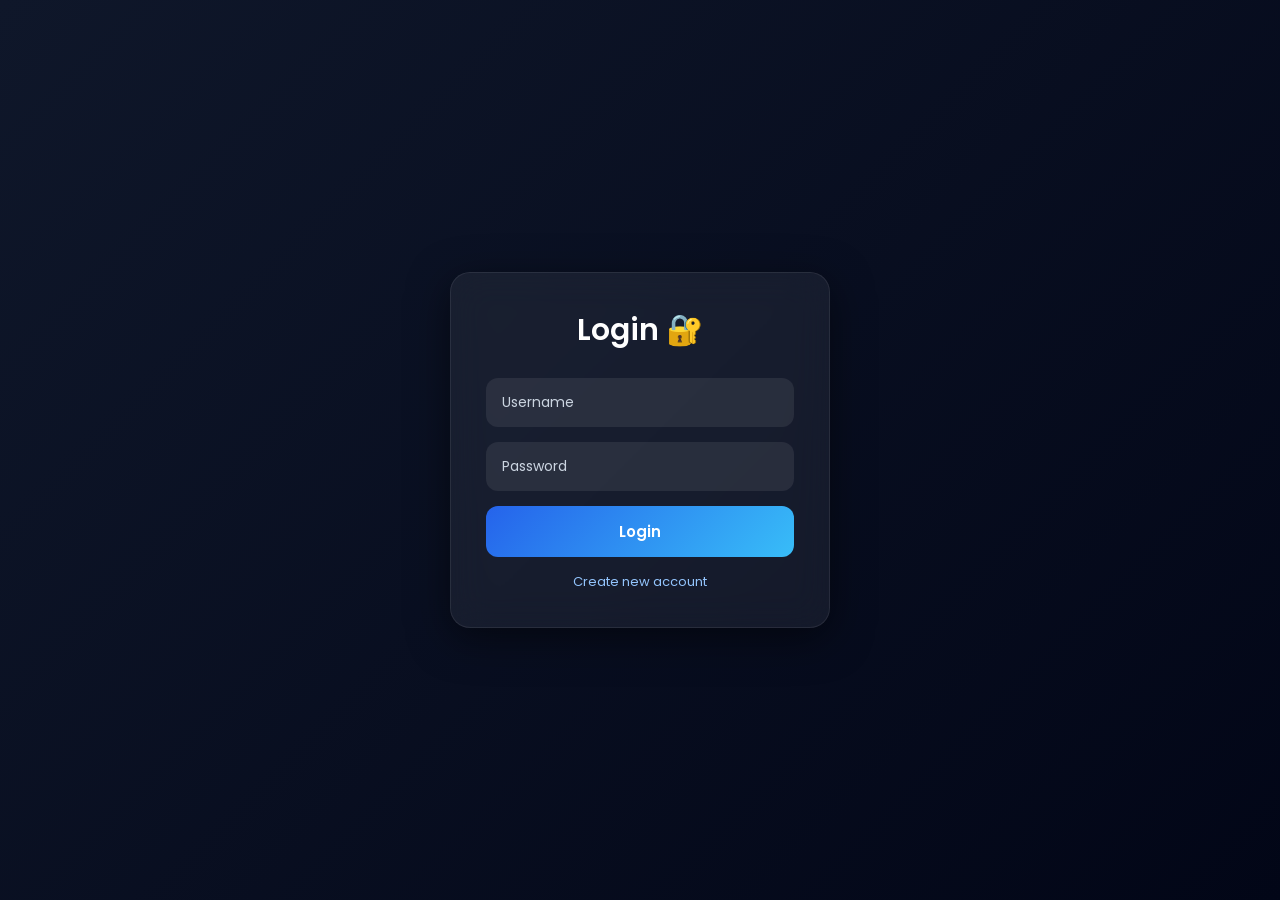
<file: template1/login.html>
<!DOCTYPE html>
<html>
<head>
    <title>Login</title>
    <link rel="stylesheet" href="/static/style.css">
</head>

<body class="auth-body">

<div class="auth-box">

    <h2>Login 🔐</h2>

    <form method="POST">

        <input type="text" name="username" placeholder="Username" required>

        <input type="password" name="password" placeholder="Password" required>

        <button type="submit">Login</button>

    </form>

    <a href="/register">Create new account</a>

</div>

</body>
</html>
</file>
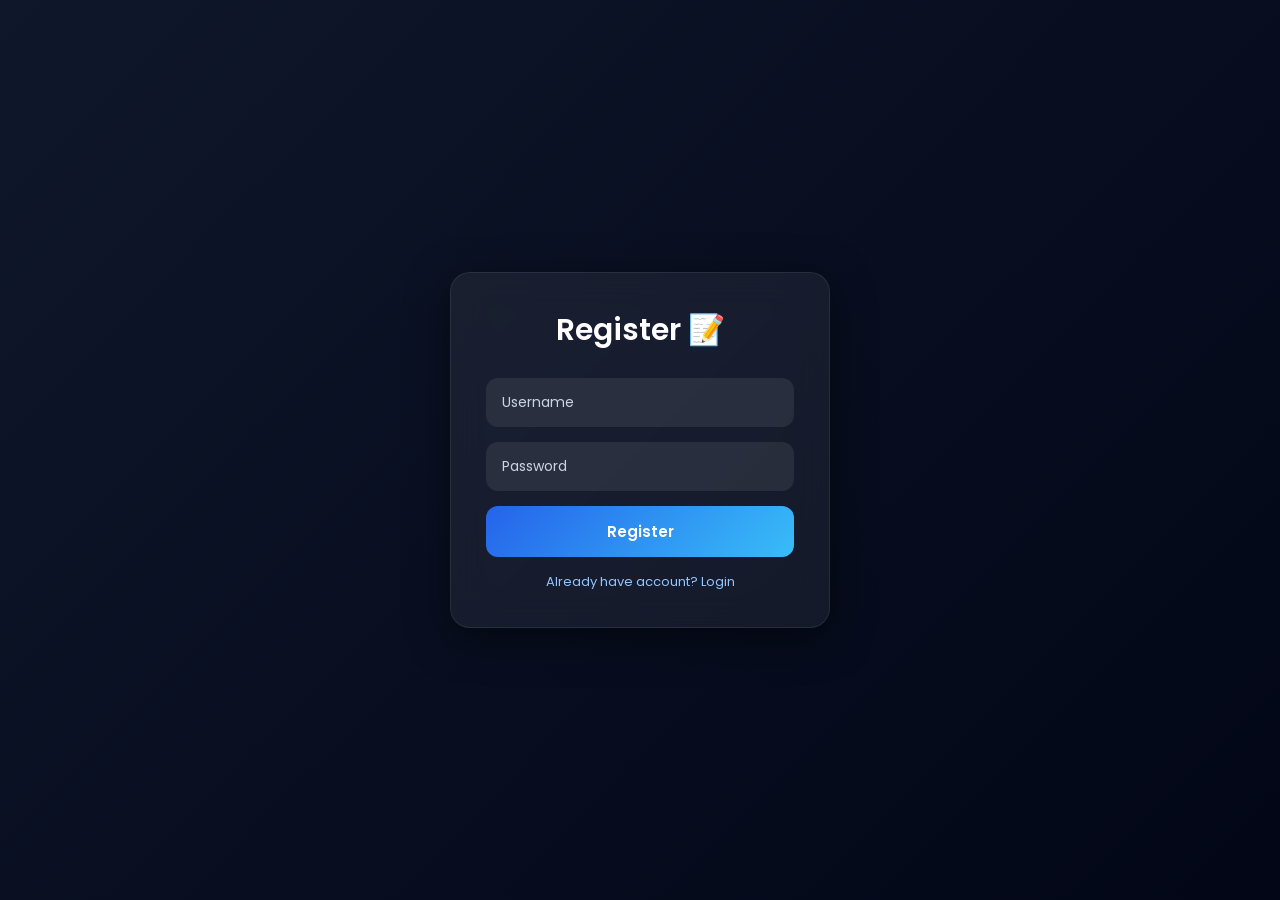
<file: template1/register.html>
<!DOCTYPE html>
<html>
<head>
    <title>Register</title>
    <link rel="stylesheet" href="/static/style.css">
</head>

<body class="auth-body">

<div class="auth-box">

    <h2>Register 📝</h2>

    <form method="POST">

        <input type="text" name="username" placeholder="Username" required>

        <input type="password" name="password" placeholder="Password" required>

        <button type="submit">Register</button>

    </form>

    <a href="/login">Already have account? Login</a>

</div>

</body>
</html>
</file>
<file: static/style.css>
@import url('https://fonts.googleapis.com/css2?family=Poppins:wght@300;400;500;600&display=swap');

/* RESET */
* {
    margin: 0;
    padding: 0;
    box-sizing: border-box;
    font-family: 'Poppins', sans-serif;
}

body {
    background: #050816;
    color: white;
    height: 100vh;
    overflow: hidden;
}

/* MAIN LAYOUT */
.main-container {
    display: flex;
    height: 100vh;
    width: 100%;
}

/* ================= SIDEBAR ================= */
.sidebar {
    width: 260px;
    background: #0b1120;
    border-right: 1px solid rgba(255,255,255,0.06);
    padding: 20px;
    display: flex;
    flex-direction: column;
    justify-content: space-between;
    overflow: hidden;
}

/* LOGO */
.logo {
    display: flex;
    align-items: center;
    gap: 10px;
    margin-bottom: 25px;
}

.logo img {
    width: 45px;
    height: 45px;
    border-radius: 50%;
}

.logo h2 {
    font-size: 18px;
}

.online {
    font-size: 12px;
    color: #22c55e;
}

/* MENU */
.menu {
    display: flex;
    flex-direction: column;
    gap: 10px;
}

.menu a {
    text-decoration: none;
    color: white;
    padding: 10px;
    border-radius: 10px;
    transition: 0.3s;
    font-size: 14px;
}

.menu a:hover {
    background: #111827;
}

.menu .active {
    background: #2563eb;
}

/* PROFILE BOX (FIXED SMALL) */
.profile-box {
    display: flex;
    align-items: center;
    gap: 10px;
    background: #111827;
    padding: 10px;
    border-radius: 12px;
}

.profile-box img {
    width: 35px;
    height: 35px;
    border-radius: 50%;
}

.profile-box h4 {
    font-size: 13px;
}

.profile-box p {
    font-size: 11px;
    color: #9ca3af;
}

/* ================= CHAT AREA ================= */
.chat-section {
    flex: 1;
    display: flex;
    flex-direction: column;
    height: 100vh;
    overflow: hidden;
}

/* TOP */
.chat-top {
    padding: 12px;
    display: flex;
    justify-content: flex-end;
}

.top-profile {
    display: flex;
    align-items: center;
    gap: 10px;
    background: #111827;
    padding: 8px 12px;
    border-radius: 12px;
}

.top-profile img {
    width: 35px;
    height: 35px;
    border-radius: 50%;
}

/* CHAT BOX (IMPORTANT FIX) */
.chat-box {
    flex: 1;
    min-height: 0;
    overflow-y: auto;
    padding: 20px;
}

/* MESSAGE ROW */
.message-row {
    display: flex;
    align-items: flex-end;
    gap: 10px;
    margin-bottom: 12px;
}

.message-row.user {
    justify-content: flex-end;
}

/* MESSAGE BUBBLE */
.message {
    max-width: 60%;
    padding: 12px;
    border-radius: 15px;
    font-size: 14px;
    line-height: 1.5;
}

/* BOT */
.message.bot {
    background: #1f2937;
    color: #e5e7eb;
}

/* USER */
.message.user {
    background: #2563eb;
    color: white;
}

/* AVATAR */
.avatar {
    width: 32px;
    height: 32px;
    border-radius: 50%;
}

/* INPUT AREA (FIXED BOTTOM) */
.input-area {
    display: flex;
    padding: 12px;
    gap: 10px;
    background: #0b1120;
    border-top: 1px solid rgba(255,255,255,0.06);
    flex-shrink: 0;
}

.input-area input {
    flex: 1;
    padding: 12px;
    border-radius: 10px;
    border: none;
    outline: none;
    background: #111827;
    color: white;
}

.input-area button {
    width: 50px;
    border: none;
    border-radius: 10px;
    background: #2563eb;
    color: white;
    font-size: 18px;
    cursor: pointer;
    transition: 0.3s;
}

.input-area button:hover {
    background: #1d4ed8;
}

/* SCROLLBAR */
.chat-box::-webkit-scrollbar {
    width: 5px;
}

.chat-box::-webkit-scrollbar-thumb {
    background: #374151;
    border-radius: 10px;
}

/* MOBILE */
@media (max-width: 900px) {
    .sidebar {
        display: none;
    }

    .chat-section {
        width: 100%;
    }
}











@import url('https://fonts.googleapis.com/css2?family=Poppins:wght@300;400;500;600&display=swap');

/* RESET */
* {
    margin: 0;
    padding: 0;
    box-sizing: border-box;
    font-family: 'Poppins', sans-serif;
}

body {
    height: 100vh;
    display: flex;
    justify-content: center;
    align-items: center;

    background: linear-gradient(135deg, #020617, #0f172a, #111827);
    overflow: hidden;
}

/* LOGIN BOX */
.auth-box {
    width: 380px;
    padding: 35px;

    border-radius: 20px;

    background: rgba(255, 255, 255, 0.06);
    border: 1px solid rgba(255, 255, 255, 0.08);

    backdrop-filter: blur(18px);

    box-shadow: 0 10px 40px rgba(0, 0, 0, 0.5);

    text-align: center;

    animation: fadeIn 0.6s ease-in-out;
}

/* TITLE */
.auth-box h2 {
    color: white;
    font-size: 30px;
    margin-bottom: 25px;
    font-weight: 600;
}

/* INPUTS */
.auth-box input {
    width: 100%;
    padding: 14px 16px;
    margin-bottom: 15px;

    border: none;
    outline: none;

    border-radius: 12px;

    background: rgba(255, 255, 255, 0.08);
    color: white;

    font-size: 14px;

    transition: 0.3s;
}

.auth-box input::placeholder {
    color: #cbd5e1;
}

.auth-box input:focus {
    background: rgba(255, 255, 255, 0.12);
    border: 1px solid #38bdf8;
}

/* BUTTON */
.auth-box button {
    width: 100%;
    padding: 14px;

    border: none;
    border-radius: 12px;

    background: linear-gradient(135deg, #2563eb, #38bdf8);

    color: white;
    font-size: 15px;
    font-weight: 600;

    cursor: pointer;

    transition: 0.3s;
}

.auth-box button:hover {
    transform: scale(1.03);
    opacity: 0.9;
}

/* LINK */
.auth-box a {
    display: block;
    margin-top: 15px;

    color: #93c5fd;
    text-decoration: none;

    font-size: 13px;
}

.auth-box a:hover {
    text-decoration: underline;
}

/* ANIMATION */
@keyframes fadeIn {
    from {
        opacity: 0;
        transform: translateY(20px);
    }
    to {
        opacity: 1;
        transform: translateY(0);
    }
}

/* MOBILE */
@media (max-width: 500px) {
    .auth-box {
        width: 90%;
        padding: 25px;
    }
}











/* setting css*/

.page{
    padding:40px;
    color:white;
}

.settings-form{
    width:300px;
    display:flex;
    flex-direction:column;
    gap:15px;
}

.settings-form select,
.settings-form button{
    padding:12px;
    border:none;
    border-radius:10px;
}

.settings-form button{
    background:#2563eb;
    color:white;
    cursor:pointer;
}

.card,
.history-card{
    background:#111827;
    padding:15px;
    border-radius:12px;
    margin-top:15px;
}




.back-btn{
    display:inline-block;
    margin-bottom:20px;
    color:white;
    text-decoration:none;
    background:#2563eb;
    padding:10px 15px;
    border-radius:10px;
}

.history-page{
    padding:30px;
    color:white;
}

.chat-history-box{
    display:flex;
    flex-direction:column;
    gap:10px;
    margin-top:20px;
}

.bubble{
    max-width:60%;
    padding:12px 15px;
    border-radius:15px;
    font-size:14px;
}

.bubble.user{
    background:#2563eb;
    align-self:flex-end;
    color:white;
}

.bubble.bot{
    background:#111827;
    align-self:flex-start;
    color:#aaa;
}





body{
    margin:0;
    font-family:'Poppins', sans-serif;
    background: linear-gradient(135deg, #0f172a, #020617);
    color:white;
}

/* GLASS BACKGROUND */
.glass-bg{
    height:100vh;
    display:flex;
    justify-content:center;
    align-items:center;
}

/* GLASS CARD */
.glass-card,
.history-container{
    width:400px;
    padding:30px;
    border-radius:20px;
    background: rgba(255,255,255,0.05);
    backdrop-filter: blur(15px);
    box-shadow: 0 0 30px rgba(0,0,0,0.4);
}

/* TITLE */
h1{
    margin:0;
    font-size:26px;
}

/* SUB TEXT */
.sub{
    color:#94a3b8;
    margin-bottom:20px;
}

/* INPUTS */
select{
    width:100%;
    padding:12px;
    margin:10px 0;
    border:none;
    border-radius:10px;
    background:#0b1220;
    color:white;
    outline:none;
}

/* BUTTON */
.glow-btn{
    width:100%;
    padding:12px;
    margin-top:15px;
    border:none;
    border-radius:10px;
    background: linear-gradient(90deg,#2563eb,#7c3aed);
    color:white;
    font-weight:bold;
    cursor:pointer;
    transition:0.3s;
}

.glow-btn:hover{
    transform:scale(1.05);
}

/* BACK LINK */
.link{
    display:block;
    margin-top:20px;
    color:#60a5fa;
    text-decoration:none;
    text-align:center;
}

/* HISTORY LIST */
.chat-list{
    margin-top:20px;
    display:flex;
    flex-direction:column;
    gap:10px;
}

/* CHAT ITEM */
.chat-item{
    display:flex;
    align-items:center;
    gap:10px;
    padding:10px;
    border-radius:10px;
    background: rgba(255,255,255,0.05);
}

.dot{
    width:8px;
    height:8px;
    background:#22c55e;
    border-radius:50%;
}




/* ===== BACK BUTTON ===== */
.back-btn{
    position: fixed;
    top: 20px;
    left: 20px;

    padding:10px 15px;
    border-radius:10px;

    background:#2563eb;
    color:white;
    text-decoration:none;

    font-size:14px;
    z-index:1000;
}

/* ===== BACKGROUND ===== */
body{
    margin:0;
    font-family:'Poppins', sans-serif;
    background: linear-gradient(135deg, #0f172a, #020617);
    color:white;
}

/* CENTER */
.glass-bg{
    min-height:100vh;
    display:flex;
    justify-content:center;
    align-items:center;
    padding:40px;
}

/* CARD */
.glass-card{
    width:450px;
    padding:30px;
    border-radius:20px;

    background: rgba(255,255,255,0.05);
    backdrop-filter: blur(15px);

    box-shadow: 0 0 40px rgba(0,0,0,0.5);
}

/* TITLE */
h1{
    margin:0;
}

/* SUB */
.sub{
    color:#94a3b8;
    margin-bottom:20px;
}

/* LIST */
.history-list{
    max-height:400px;
    overflow-y:auto;
    display:flex;
    flex-direction:column;
    gap:10px;
    padding-right:5px;
}

/* ITEM */
.history-item{
    display:flex;
    gap:10px;
    padding:12px;
    border-radius:12px;
    background: rgba(255,255,255,0.06);
    transition:0.3s;
}

.history-item:hover{
    transform: scale(1.02);
    background: rgba(255,255,255,0.1);
}

/* DOT */
.dot{
    width:8px;
    height:8px;
    background:#22c55e;
    border-radius:50%;
    margin-top:6px;
}

/* TEXT */
.text{
    font-size:14px;
    color:#e2e8f0;
}

/* SCROLL BUTTON */
#scrollBtn{
    display:none;
    position:fixed;
    bottom:20px;
    right:20px;

    width:45px;
    height:45px;

    border:none;
    border-radius:50%;

    background:#2563eb;
    color:white;

    font-size:18px;
    cursor:pointer;

    box-shadow:0 0 15px rgba(37,99,235,0.6);
}
</file>
